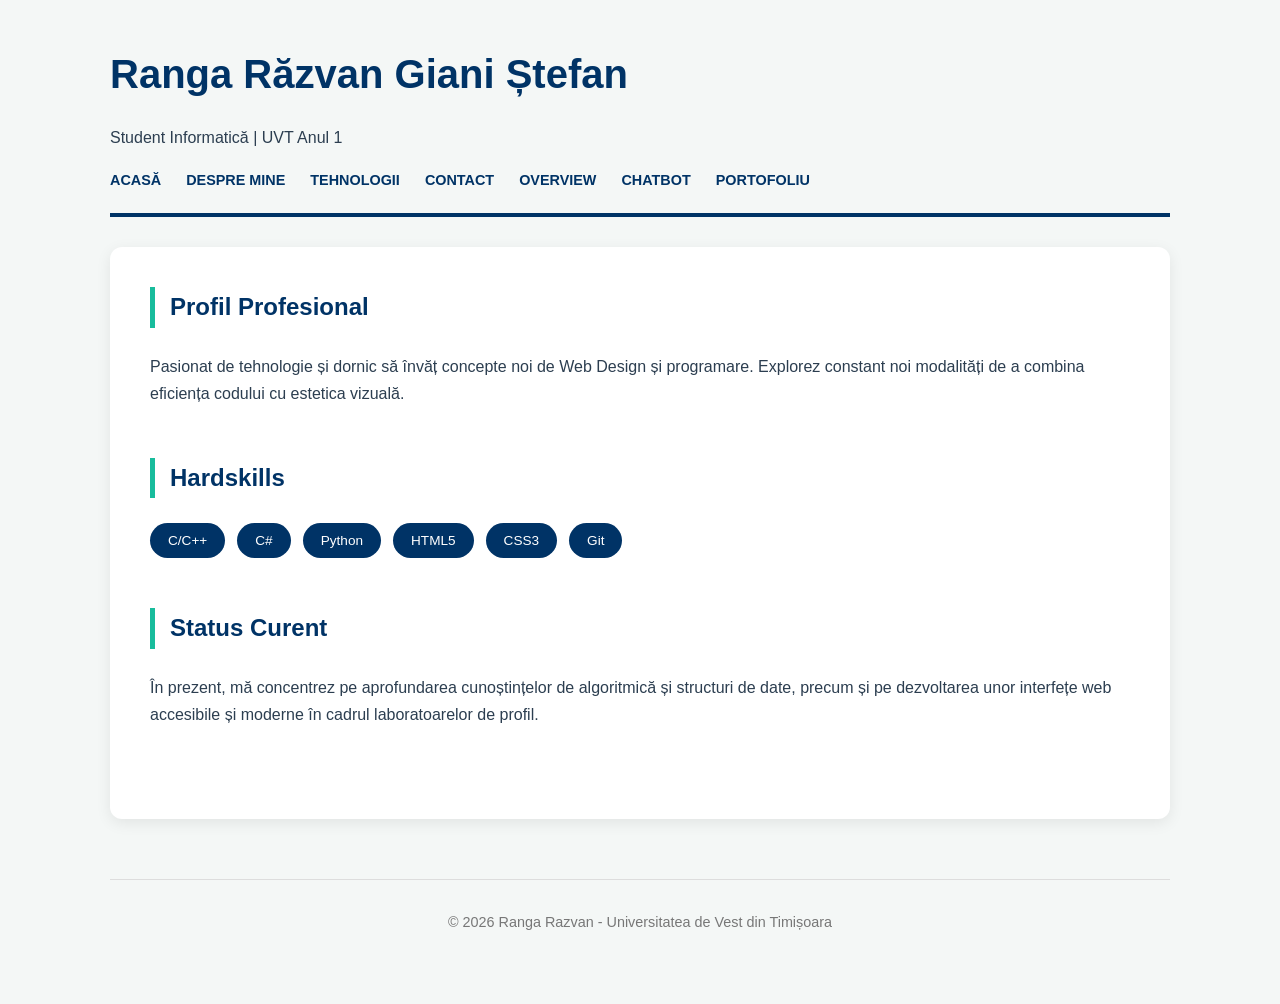
<file: index.html>
<!doctype html>
<html lang="ro">
<head>
  <meta charset="UTF-8">
  <meta name="viewport" content="width=device-width, initial-scale=1.0">
  <title>Ranga Răzvan | Portfolio</title>
  <link rel="stylesheet" href="styles.css">
</head>
<body>
  <a href="#main-content" class="skip-link">Sari la conținut</a>

  <header>
    <h1>Ranga Răzvan Giani Ștefan</h1>
    <p>Student Informatică | UVT Anul 1</p>
    <nav aria-label="Navigație Principală">
      <ul>
        <li><a href="index.html">Acasă</a></li>
        <li><a href="about.html">Despre Mine</a></li>
        <li><a href="data.html">Tehnologii</a></li>
        <li><a href="contact.html">Contact</a></li>
        <li><a href="overview.html">Overview</a></li>
        <li><a href="chatbot.html">Chatbot</a></li>
        <li><a href="portfolio.html">Portofoliu</a></li>
      </ul>
    </nav>
  </header>

  <main id="main-content">
    <section>
      <h2>Profil Profesional</h2>
      <p>Pasionat de tehnologie și dornic să învăț concepte noi de Web Design și programare. Explorez constant noi modalități de a combina eficiența codului cu estetica vizuală.</p>
    </section>

    <section>
      <h2>Hardskills</h2>
      <div class="flex-tags">
        <span>C/C++</span>
        <span>C#</span>
        <span>Python</span>
        <span>HTML5</span>
        <span>CSS3</span>
        <span>Git</span>
      </div>
    </section>

    <section>
      <h2>Status Curent</h2>
      <p>În prezent, mă concentrez pe aprofundarea cunoștințelor de algoritmică și structuri de date, precum și pe dezvoltarea unor interfețe web accesibile și moderne în cadrul laboratoarelor de profil.</p>
    </section>
  </main>

  <footer>
    <p>&copy; 2026 Ranga Razvan - Universitatea de Vest din Timișoara</p>
  </footer>
</body>
</html>
</file>
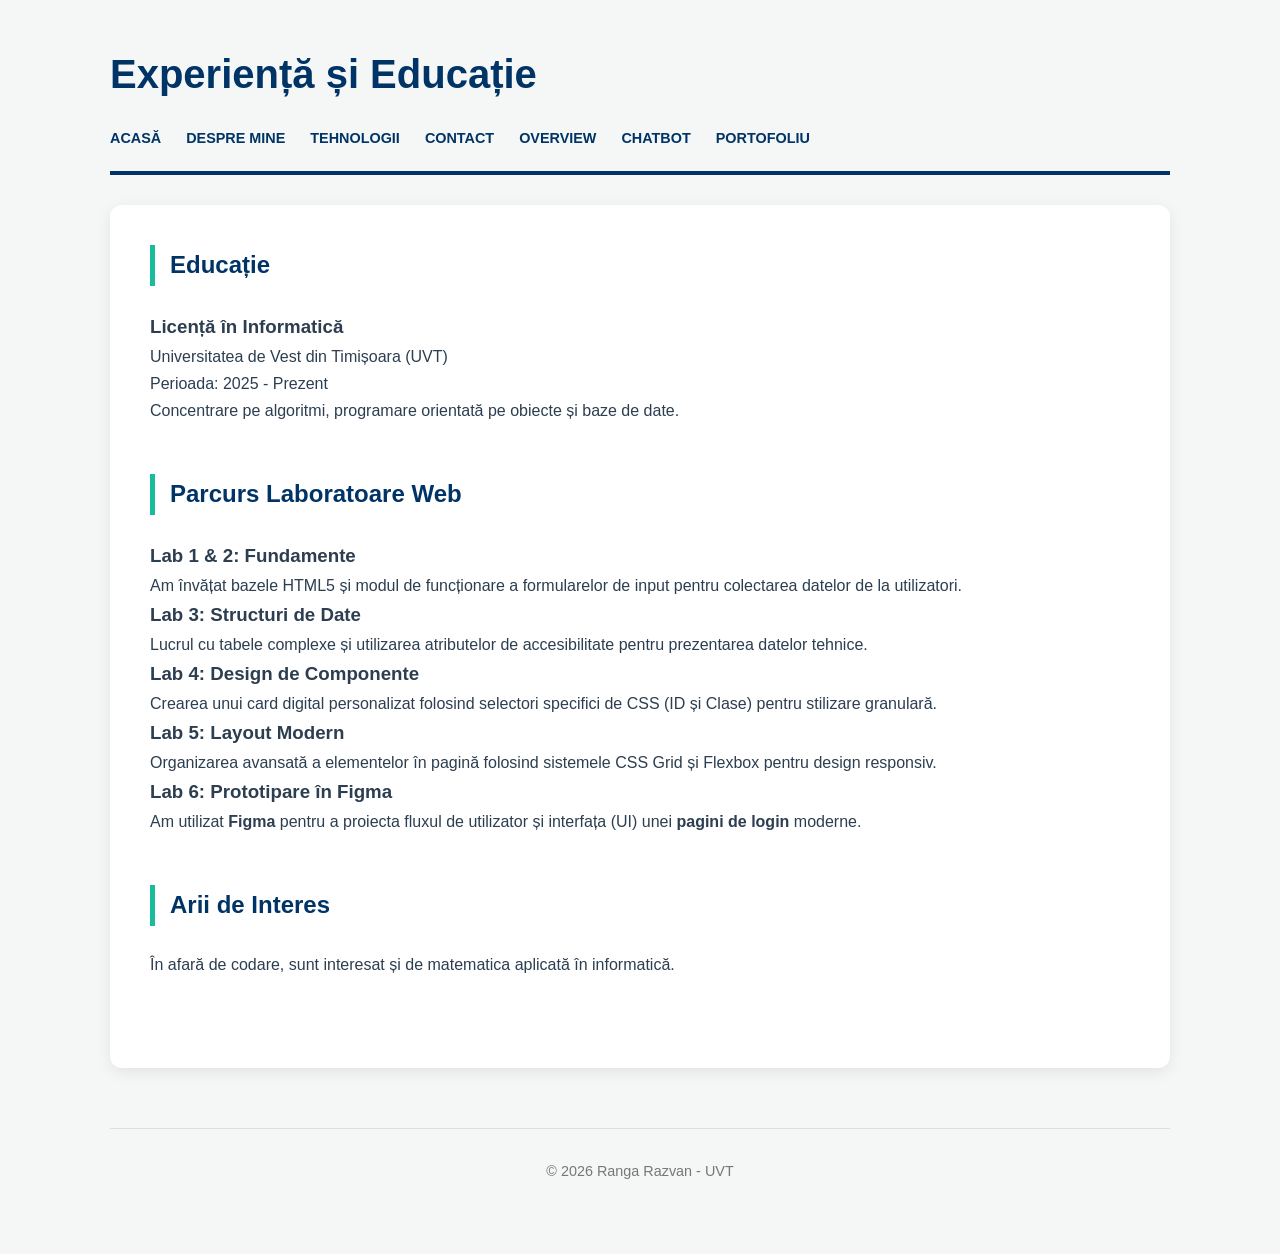
<file: about.html>
<!doctype html>
<html lang="ro">
<head>
  <meta charset="UTF-8">
  <meta name="viewport" content="width=device-width, initial-scale=1.0">
  <title>Despre Mine | Ranga Razvan</title>
  <link rel="stylesheet" href="styles.css">
</head>
<body>
  <a href="#main-content" class="skip-link">Sari la conținut</a>

  <header>
    <h1>Experiență și Educație</h1>
    <nav aria-label="Navigație Principală">
      <ul>
        <li><a href="index.html">Acasă</a></li>
        <li><a href="about.html">Despre Mine</a></li>
        <li><a href="data.html">Tehnologii</a></li>
        <li><a href="contact.html">Contact</a></li>
        <li><a href="overview.html">Overview</a></li>
        <li><a href="chatbot.html">Chatbot</a></li>
        <li><a href="portfolio.html">Portofoliu</a></li>
      </ul>
    </nav>
  </header>

  <main id="main-content">
    <section>
      <h2>Educație</h2>
      <h3>Licență în Informatică</h3>
      <p>Universitatea de Vest din Timișoara (UVT)</p>
      <p>Perioada: 2025 - Prezent</p>
      <p>Concentrare pe algoritmi, programare orientată pe obiecte și baze de date.</p>
    </section>

    <section>
      <h2>Parcurs Laboratoare Web</h2>
      <article>
        <h3>Lab 1 & 2: Fundamente</h3>
        <p>Am învățat bazele HTML5 și modul de funcționare a formularelor de input pentru colectarea datelor de la utilizatori.</p>
      </article>
      <article>
        <h3>Lab 3: Structuri de Date</h3>
        <p>Lucrul cu tabele complexe și utilizarea atributelor de accesibilitate pentru prezentarea datelor tehnice.</p>
      </article>
      <article>
        <h3>Lab 4: Design de Componente</h3>
        <p>Crearea unui card digital personalizat folosind selectori specifici de CSS (ID și Clase) pentru stilizare granulară.</p>
      </article>
      <article>
        <h3>Lab 5: Layout Modern</h3>
        <p>Organizarea avansată a elementelor în pagină folosind sistemele CSS Grid și Flexbox pentru design responsiv.</p>
      </article>
      <article>
        <h3>Lab 6: Prototipare în Figma</h3>
        <p>Am utilizat <strong>Figma</strong> pentru a proiecta fluxul de utilizator și interfața (UI) unei <strong>pagini de login</strong> moderne.</p>
      </article>
    </section>
    
    <section>
      <h2>Arii de Interes</h2>
      <p>În afară de codare, sunt interesat și de matematica aplicată în informatică.</p>
    </section>
  </main>

  <footer>
    <p>&copy; 2026 Ranga Razvan - UVT</p>
  </footer>
</body>
</html>
</file>
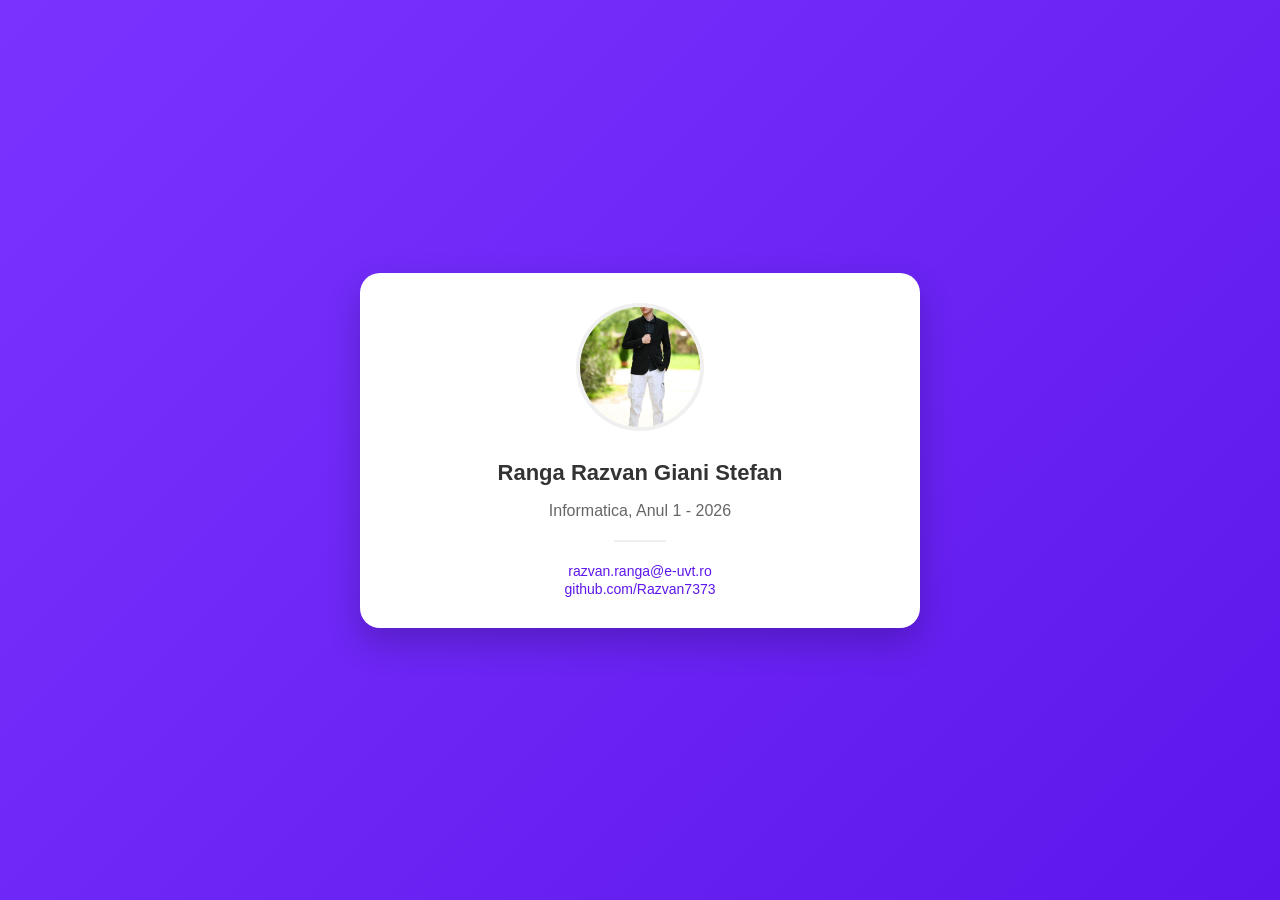
<file: card.html>
<!DOCTYPE html>
<html lang="ro">
<head>
    <meta charset="UTF-8">
    <meta name="viewport" content="width=device-width, initial-scale=1.0">
    <title>Business Card - Ranga Razvan</title>
    <link rel="stylesheet" href="card.css">
</head>
<body>

    <div id="main-container">
        <div class="card-content">
            <img src="Poze/ORAVITA-812.jpg" alt="Profile Picture" id="profile-img">
            
            <h1 class="user-name">Ranga Razvan Giani Stefan</h1>
            <p class="specialization">Informatica, Anul 1 - 2026</p>
            
            <hr class="separator">

            <div class="links-section">
                <a href="mailto:razvan.ranga@e-uvt.ro" class="contact-link">
                    razvan.ranga@e-uvt.ro
                </a>
                
                <div class="spacer"></div>
                
                <a href="https://github.com/Razvan7373" class="contact-link" id="github-link">
                    github.com/Razvan7373
                </a>
            </div>
        </div>
    </div>

</body>
</html>
</file>
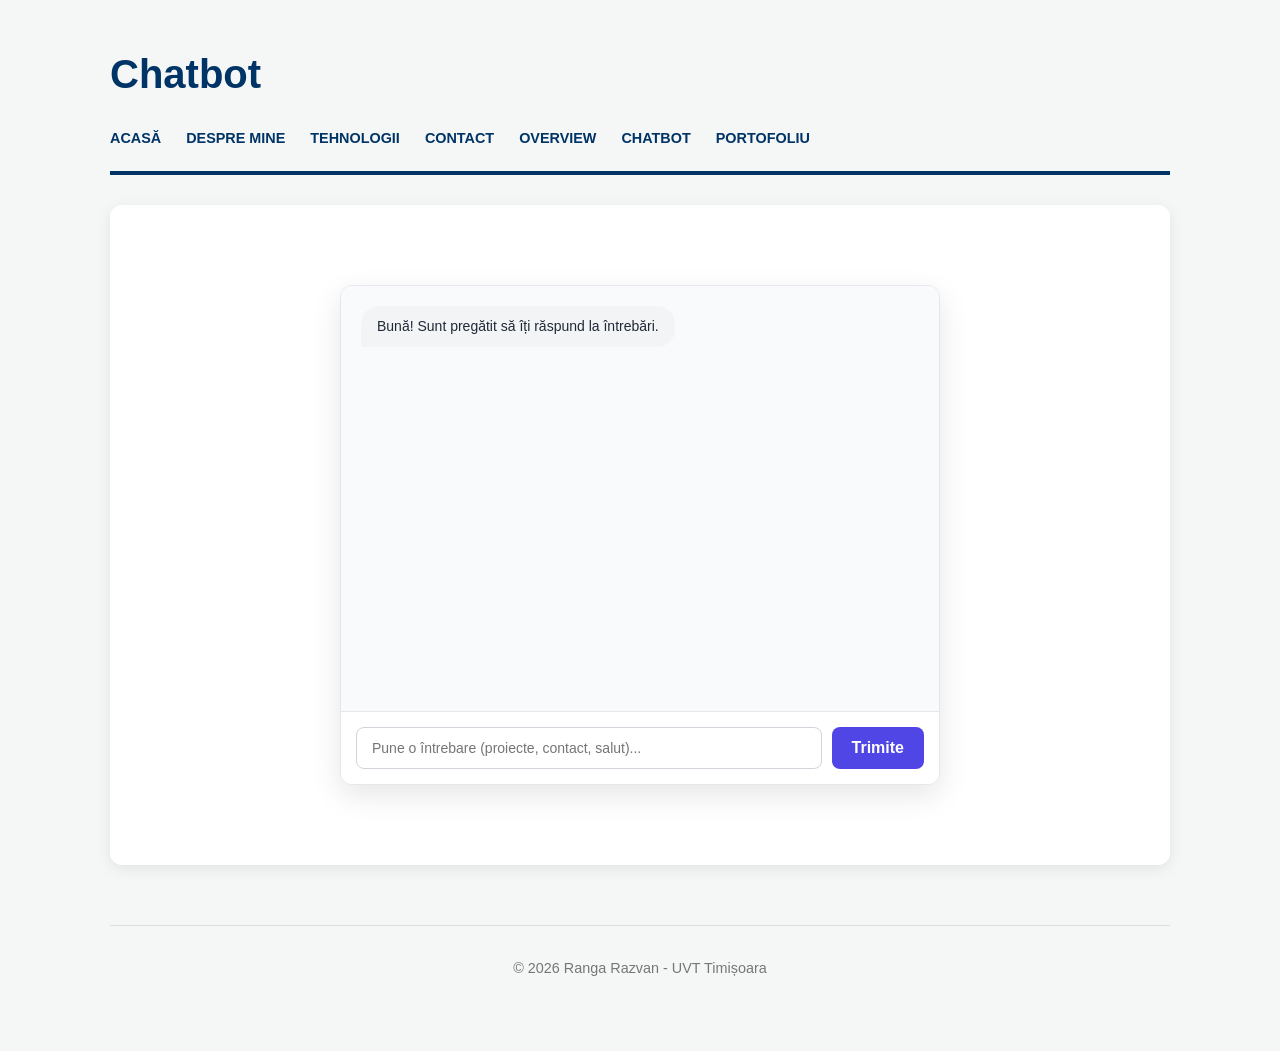
<file: chatbot.html>
<!DOCTYPE html>
<html lang="ro">
<head>
    <meta charset="UTF-8">
    <meta name="viewport" content="width=device-width, initial-scale=1.0">
    <title>Chatbot - Ranga Razvan</title>
    <link rel="stylesheet" href="styles.css">
    <link rel="stylesheet" href="chatbot.css">
</head>
<body class="chatbot-page">
    <header>
        <h1>Chatbot</h1>
        <nav aria-label="Navigație Principală">
            <ul>
                 <li><a href="index.html">Acasă</a></li>
                 <li><a href="about.html">Despre Mine</a></li>
                 <li><a href="data.html">Tehnologii</a></li>
                 <li><a href="contact.html">Contact</a></li>
                 <li><a href="overview.html">Overview</a></li>
                 <li><a href="chatbot.html">Chatbot</a></li>
                 <li><a href="portfolio.html">Portofoliu</a></li>
            </ul>
        </nav>
    </header>

    <main id="main-content">
        <div class="chat-wrapper">
            <div id="chat-container"></div>
            <form id="chat-form">
                <input type="text" id="user-input" placeholder="Pune o întrebare (proiecte, contact, salut)..." required>
                <button type="submit">Trimite</button>
            </form>
        </div>
    </main>

    <footer>
        <p>&copy; 2026 Ranga Razvan - UVT Timișoara</p>
    </footer>

    <script src="chatbot.js"></script>
</body>
</html>
</file>
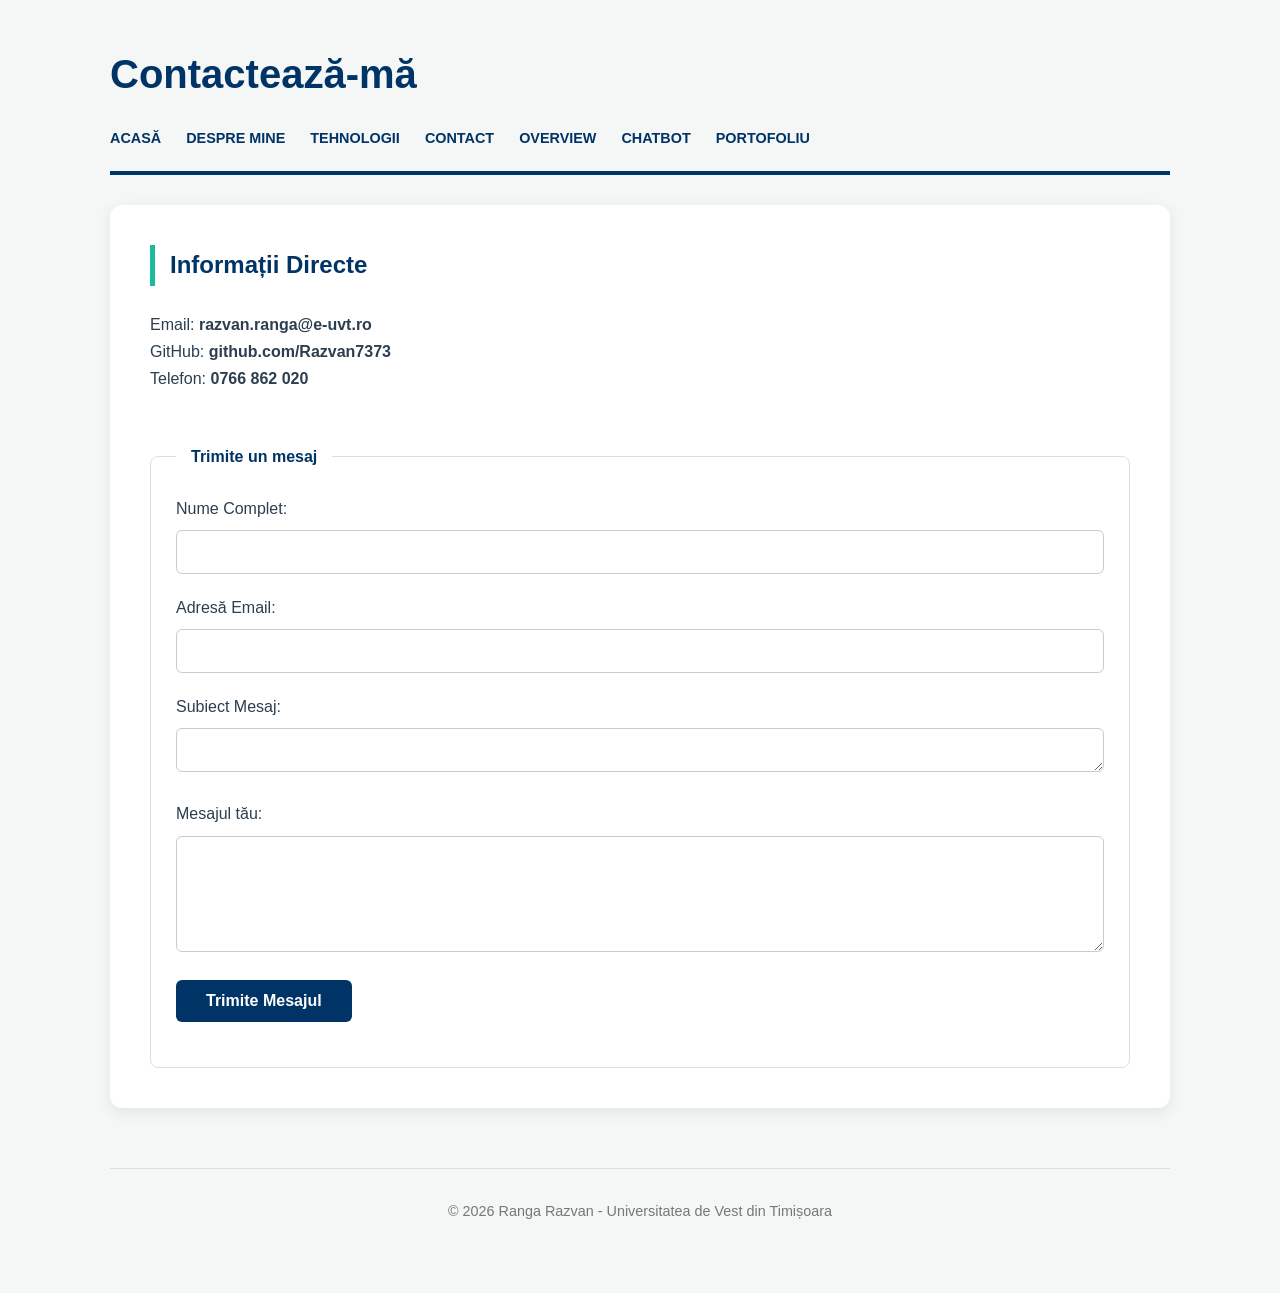
<file: contact.html>
<!doctype html>
<html lang="ro">
<head>
  <meta charset="UTF-8">
  <meta name="viewport" content="width=device-width, initial-scale=1.0">
  <title>Contact | Ranga Razvan</title>
  <link rel="stylesheet" href="styles.css">
</head>
<body>
  <a href="#main-content" class="skip-link">Sari la conținut</a>

  <header>
    <h1>Contactează-mă</h1>
    <nav aria-label="Navigație Principală">
      <ul>
        <li><a href="index.html">Acasă</a></li>
        <li><a href="about.html">Despre Mine</a></li>
        <li><a href="data.html">Tehnologii</a></li>
        <li><a href="contact.html">Contact</a></li>
        <li><a href="overview.html">Overview</a></li>
        <li><a href="chatbot.html">Chatbot</a></li>
        <li><a href="portfolio.html">Portofoliu</a></li>
      </ul>
    </nav>
  </header>

  <main id="main-content">
    <section>
      <h2>Informații Directe</h2>
      <p>Email: <strong>razvan.ranga@e-uvt.ro</strong></p>
      <p>GitHub: <strong>github.com/Razvan7373</strong></p>
      <p>Telefon: <strong>0766 862 020</strong></p>
    </section>

    <form action="#" method="get">
      <fieldset>
        <legend>Trimite un mesaj</legend>
        
        <div class="form-group">
          <label for="name">Nume Complet:</label>
          <input type="text" id="name" name="name" required>
        </div>

        <div class="form-group">
          <label for="email">Adresă Email:</label>
          <input type="email" id="email" name="email" required>
        </div>

        <div class="form-group">
          <label for="subject">Subiect Mesaj:</label>
          <textarea id="subject" name="subject" rows="1" required></textarea>
        </div>

        <div class="form-group">
          <label for="message">Mesajul tău:</label>
          <textarea id="message" name="message" rows="5" required></textarea>
        </div>

        <div class="form-group">
          <button type="submit">Trimite Mesajul</button>
        </div>
      </fieldset>
    </form>
  </main>

  <footer>
    <p>&copy; 2026 Ranga Razvan - Universitatea de Vest din Timișoara</p>
  </footer>
</body>
</html>
</file>
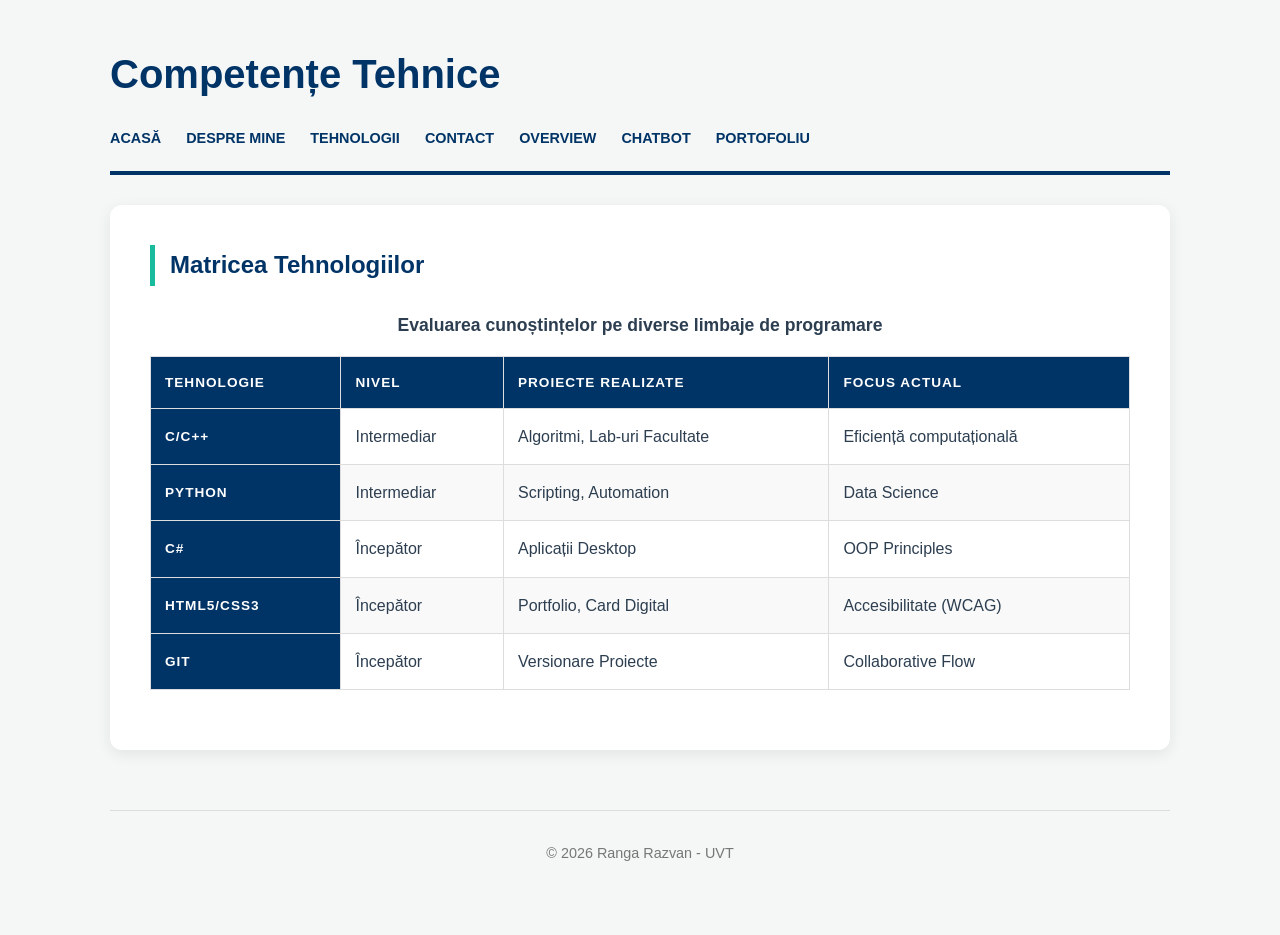
<file: data.html>
<!doctype html>
<html lang="ro">
<head>
  <meta charset="UTF-8">
  <meta name="viewport" content="width=device-width, initial-scale=1.0">
  <title>Competențe | Ranga Razvan</title>
  <link rel="stylesheet" href="styles.css">
</head>
<body>
  <a href="#main-content" class="skip-link">Sari la conținut</a>

  <header>
    <h1>Competențe Tehnice</h1>
    <nav aria-label="Navigație Principală">
      <ul>
        <li><a href="index.html">Acasă</a></li>
        <li><a href="about.html">Despre Mine</a></li>
        <li><a href="data.html">Tehnologii</a></li>
        <li><a href="contact.html">Contact</a></li>
        <li><a href="overview.html">Overview</a></li>
        <li><a href="chatbot.html">Chatbot</a></li>
        <li><a href="portfolio.html">Portofoliu</a></li>
      </ul>
    </nav>
  </header>

  <main id="main-content">
    <h2>Matricea Tehnologiilor</h2>
    <table>
      <caption>Evaluarea cunoștințelor pe diverse limbaje de programare</caption>
      <thead>
        <tr>
          <th scope="col">Tehnologie</th>
          <th scope="col">Nivel</th>
          <th scope="col">Proiecte Realizate</th>
          <th scope="col">Focus Actual</th>
        </tr>
      </thead>
      <tbody>
        <tr>
          <th scope="row">C/C++</th>
          <td>Intermediar</td>
          <td>Algoritmi, Lab-uri Facultate</td>
          <td>Eficiență computațională</td>
        </tr>
        <tr>
          <th scope="row">Python</th>
          <td>Intermediar</td>
          <td>Scripting, Automation</td>
          <td>Data Science</td>
        </tr>
        <tr>
          <th scope="row">C#</th>
          <td>Începător</td>
          <td>Aplicații Desktop</td>
          <td>OOP Principles</td>
        </tr>
        <tr>
          <th scope="row">HTML5/CSS3</th>
          <td>Începător</td>
          <td>Portfolio, Card Digital</td>
          <td>Accesibilitate (WCAG)</td>
        </tr>
        <tr>
          <th scope="row">Git</th>
          <td>Începător</td>
          <td>Versionare Proiecte</td>
          <td>Collaborative Flow</td>
        </tr>
      </tbody>
    </table>
  </main>

  <footer>
    <p>&copy; 2026 Ranga Razvan - UVT</p>
  </footer>
</body>
</html>
</file>
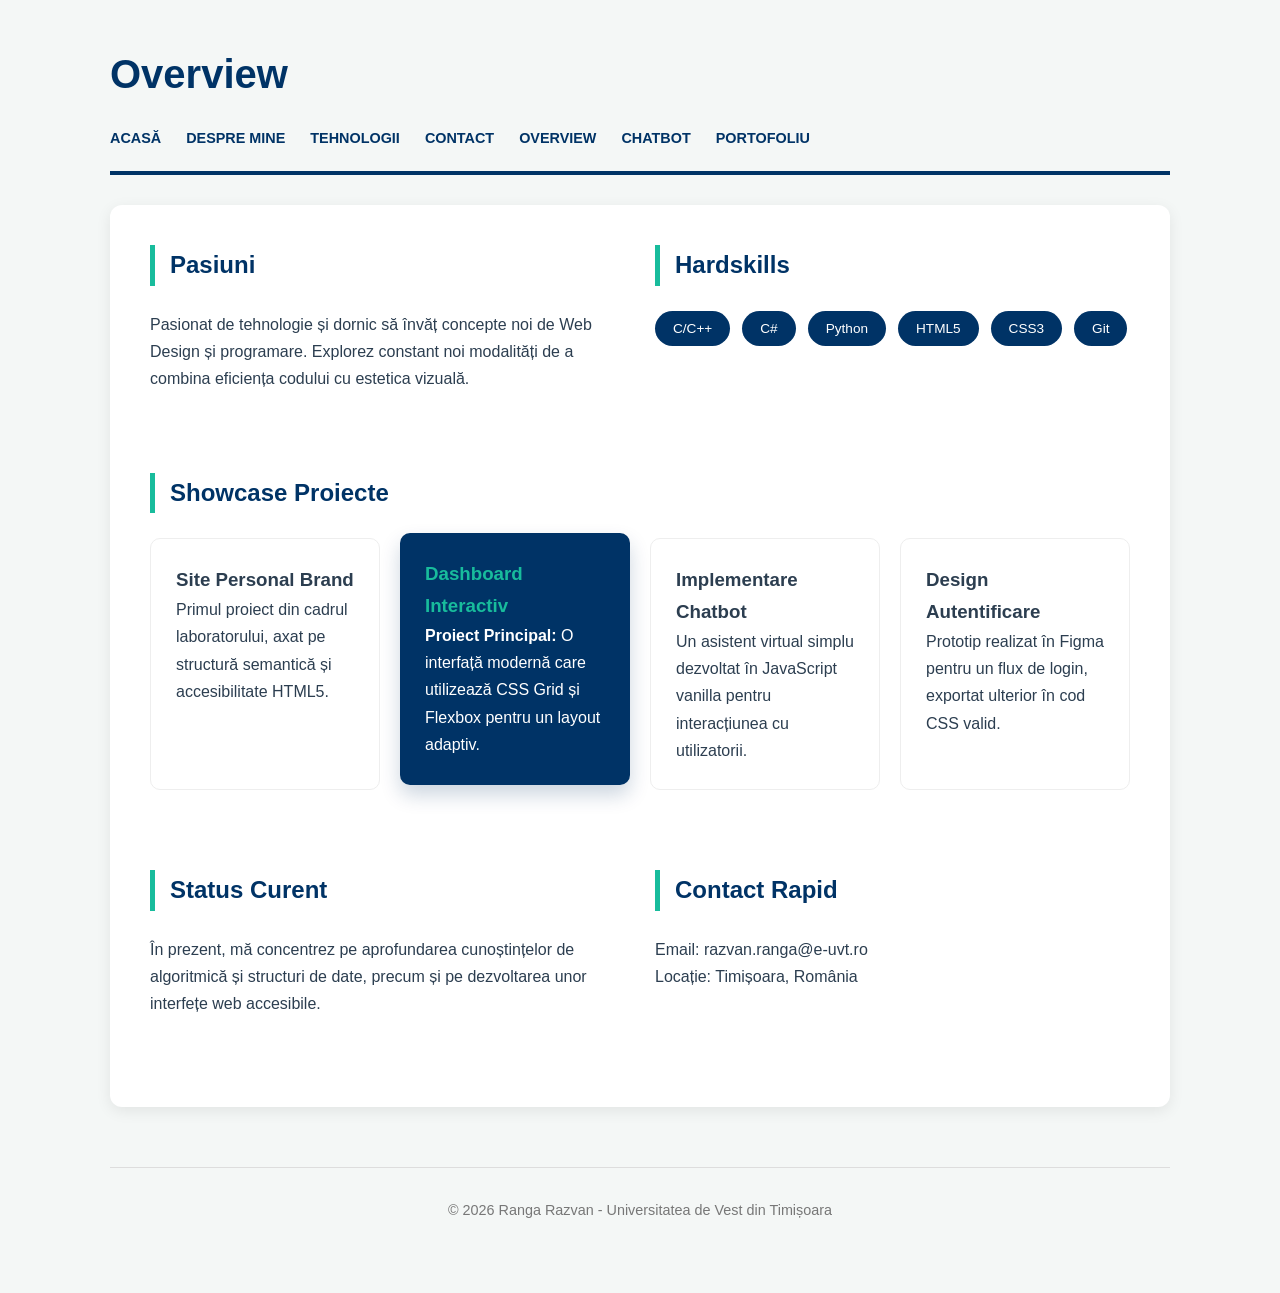
<file: overview.html>
<!DOCTYPE html>
<html lang="ro">
<head>
    <meta charset="UTF-8">
    <meta name="viewport" content="width=device-width, initial-scale=1.0">
    <title>Ranga Răzvan | Overview</title>
    <link rel="stylesheet" href="styles.css">
    <link rel="stylesheet" href="overview.css">
</head>
<body>
    <a href="#main-content" class="skip-link">Sari la conținut</a>

    <header>
        <h1>Overview</h1>
        <nav aria-label="Navigație Principală">
            <ul>
                <li><a href="index.html">Acasă</a></li>
                <li><a href="about.html">Despre Mine</a></li>
                <li><a href="data.html">Tehnologii</a></li>
                <li><a href="contact.html">Contact</a></li>
                <li><a href="overview.html">Overview</a></li>
                <li><a href="chatbot.html">Chatbot</a></li>
                <li><a href="portfolio.html">Portofoliu</a></li>
            </ul>
        </nav>
    </header>

    <main id="main-content" class="grid-container">
        <section class="profile-area">
            <h2>Pasiuni</h2>
            <p>Pasionat de tehnologie și dornic să învăț concepte noi de Web Design și programare. Explorez constant noi modalități de a combina eficiența codului cu estetica vizuală.</p>
        </section>

        <section class="skills-area">
            <h2>Hardskills</h2>
            <div class="flex-tags">
                <span>C/C++</span>
                <span>C#</span>
                <span>Python</span>
                <span>HTML5</span>
                <span>CSS3</span>
                <span>Git</span>
            </div>
        </section>

        <section class="projects-area">
            <h2>Showcase Proiecte</h2>
            <div class="card-grid">
                <div class="project-card">
                    <h3>Site Personal Brand</h3>
                    <p>Primul proiect din cadrul laboratorului, axat pe structură semantică și accesibilitate HTML5.</p>
                </div>
                <div class="project-card featured">
                    <h3>Dashboard Interactiv</h3>
                    <p><strong>Proiect Principal:</strong> O interfață modernă care utilizează CSS Grid și Flexbox pentru un layout adaptiv.</p>
                </div>
                <div class="project-card">
                    <h3>Implementare Chatbot</h3>
                    <p>Un asistent virtual simplu dezvoltat în JavaScript vanilla pentru interacțiunea cu utilizatorii.</p>
                </div>
                <div class="project-card">
                    <h3>Design Autentificare</h3>
                    <p>Prototip realizat în Figma pentru un flux de login, exportat ulterior în cod CSS valid.</p>
                </div>
            </div>
        </section>

        <section class="status-area">
            <h2>Status Curent</h2>
            <p>În prezent, mă concentrez pe aprofundarea cunoștințelor de algoritmică și structuri de date, precum și pe dezvoltarea unor interfețe web accesibile.</p>
        </section>

        <section class="contact-area">
            <h2>Contact Rapid</h2>
            <p>Email: razvan.ranga@e-uvt.ro</p>
            <p>Locație: Timișoara, România</p>
        </section>
    </main>

    <footer>
        <p>&copy; 2026 Ranga Razvan - Universitatea de Vest din Timișoara</p>
    </footer>
</body>
</html>
</file>
<file: styles.css>
:root {
  --uvt-blue: #003366;
  --accent-teal: #18bc9c;
  --bg-light: #f4f7f6;
  --text-dark: #2c3e50;
  --white: #ffffff;
}

* {
  box-sizing: border-box;
  margin: 0;
  padding: 0;
}

body {
  font-family: 'Segoe UI', Tahoma, Geneva, Verdana, sans-serif;
  line-height: 1.7;
  color: var(--text-dark);
  background-color: var(--bg-light);
  max-width: 1100px;
  margin: 0 auto;
  padding: 40px 20px;
}

.skip-link {
  position: absolute;
  top: -100px;
  left: 0;
  background: var(--accent-teal);
  color: white;
  padding: 10px;
  z-index: 100;
  text-decoration: none;
}

.skip-link:focus {
  top: 0;
}

header {
  border-bottom: 4px solid var(--uvt-blue);
  padding-bottom: 20px;
  margin-bottom: 30px;
}

h1 {
  color: var(--uvt-blue);
  font-size: 2.5rem;
  margin-bottom: 1rem;
}

nav ul {
  list-style: none;
  display: flex;
  gap: 25px;
  margin-top: 15px;
}

nav a {
  text-decoration: none;
  color: var(--uvt-blue);
  font-weight: 600;
  text-transform: uppercase;
  font-size: 0.9rem;
  transition: color 0.3s ease;
}

nav a:hover {
  color: var(--accent-teal);
}

main {
  background: var(--white);
  padding: 40px;
  border-radius: 12px;
  box-shadow: 0 4px 15px rgba(0,0,0,0.08);
}

section {
  margin-bottom: 50px;
}

h2 {
  border-left: 5px solid var(--accent-teal);
  padding-left: 15px;
  margin-bottom: 25px;
  color: var(--uvt-blue);
}

.flex-tags {
  display: flex;
  gap: 12px;
  flex-wrap: wrap;
}

.flex-tags span {
  background: var(--uvt-blue);
  color: white;
  padding: 6px 18px;
  border-radius: 20px;
  font-size: 0.85rem;
  transition: transform 0.2s;
}

.flex-tags span:hover {
  transform: scale(1.05);
}

table {
  width: 100%;
  border-collapse: collapse;
  margin: 20px 0;
}

caption {
  font-weight: bold;
  margin-bottom: 15px;
  font-size: 1.1rem;
}

th, td {
  border: 1px solid #ddd;
  padding: 14px;
  text-align: left;
}

th {
  background-color: var(--uvt-blue);
  color: white;
  text-transform: uppercase;
  font-size: 0.85rem;
  letter-spacing: 1px;
}

table tr:nth-child(even) {
  background-color: #f9f9f9;
}

table tr:hover {
  background-color: #f1fcf9;
}

fieldset {
  border: 1px solid #ddd;
  padding: 25px;
  border-radius: 8px;
}

legend {
  font-weight: bold;
  padding: 0 15px;
  color: var(--uvt-blue);
}

.form-group {
  margin-bottom: 20px;
}

label {
  display: block;
  margin-bottom: 8px;
  font-weight: 500;
}

input, select, textarea {
  width: 100%;
  padding: 12px;
  border: 1px solid #ccc;
  border-radius: 6px;
  font-family: inherit;
  font-size: 1rem;
}

input:focus, textarea:focus {
  outline: none;
  border-color: var(--accent-teal);
  box-shadow: 0 0 0 3px rgba(24, 188, 156, 0.1);
}

button {
  background: var(--uvt-blue);
  color: white;
  padding: 12px 30px;
  border: none;
  border-radius: 6px;
  cursor: pointer;
  font-weight: bold;
  font-size: 1rem;
  transition: background 0.3s;
}

button:hover {
  background: var(--accent-teal);
}

footer {
  text-align: center;
  margin-top: 60px;
  padding: 30px;
  font-size: 0.9rem;
  border-top: 1px solid #ddd;
  color: #777;
}
</file>
<file: card.css>
body {
    background: linear-gradient(135deg, #7a33ff, #5e17eb);
    display: flex;
    justify-content: center;
    align-items: center;
    height: 100vh;
    margin: 0;
    font-family: 'Segoe UI', Tahoma, Geneva, Verdana, sans-serif;
}

img {
    border: 4px solid #f0f0f0;
    transition: transform 0.3s ease;
}


#main-container {
    background-color: white;
    width: 500px;
    padding: 30px;
    border-radius: 20px;
    box-shadow: 0 15px 35px rgba(0,0,0,0.2);
    text-align: center;
}

#profile-img {
    width: 120px;
    height: 120px;
    border-radius: 50%;
    object-fit: cover;
    margin-bottom: 15px;
}

#github-btn {
    display: inline-block;
    margin-top: 10px;
    font-weight: bold;
}

.user-name {
    color: #333;
    margin: 10px 0 5px 0;
    font-size: 22px;
}

.specialization {
    color: #666;
    font-size: 16px;
    margin-bottom: 20px;
}

.contact-link {
    text-decoration: none;
    color: #5e17eb;
    font-size: 14px;
    transition: color 0.2s;
}

.contact-link:hover {
    color: #333;
}

.separator {
    width: 50px;
    border: 1px solid #eee;
    margin: 20px auto;
}

.card-content {
    animation: fadeIn 0.8s ease-in;
}

@keyframes fadeIn {
    from { opacity: 0; transform: translateY(10px); }
    to { opacity: 1; transform: translateY(0); }
}
</file>
<file: chatbot.css>
.chatbot-page .chat-wrapper {
    max-width: 600px;
    margin: 40px auto;
    background: #ffffff;
    border-radius: 12px;
    box-shadow: 0 10px 30px rgba(0,0,0,0.1);
    display: flex;
    flex-direction: column;
    height: 500px;
    overflow: hidden;
    border: 1px solid #e5e7eb;
}

.chatbot-page #chat-container {
    flex: 1;
    padding: 20px;
    overflow-y: auto;
    display: flex;
    flex-direction: column;
    gap: 12px;
    background-color: #f9fafb;
}

.chatbot-page .message {
    padding: 10px 16px;
    border-radius: 18px;
    font-size: 14px;
    max-width: 75%;
    line-height: 1.5;
    word-wrap: break-word;
}

.chatbot-page .bot-msg {
    align-self: flex-start;
    background-color: #f3f4f6;
    color: #1f2937;
    border-bottom-left-radius: 2px;
}

.chatbot-page .user-msg {
    align-self: flex-end;
    background-color: #4f46e5;
    color: #ffffff;
    border-bottom-right-radius: 2px;
}

.chatbot-page #chat-form {
    display: flex;
    padding: 15px;
    background: #ffffff;
    border-top: 1px solid #e5e7eb;
    gap: 10px;
    margin: 0;
}

.chatbot-page #user-input {
    flex: 1;
    padding: 12px 15px;
    border: 1px solid #d1d5db;
    border-radius: 8px;
    outline: none;
    font-size: 14px;
}

.chatbot-page #user-input:focus {
    border-color: #4f46e5;
    box-shadow: 0 0 0 2px rgba(79, 70, 229, 0.1);
}

.chatbot-page button[type="submit"] {
    padding: 10px 20px;
    background-color: #4f46e5;
    color: white;
    border: none;
    border-radius: 8px;
    font-weight: 600;
    cursor: pointer;
    transition: background 0.2s;
    width: auto;
}

.chatbot-page button:hover {
    background-color: #4338ca;
}
</file>
<file: overview.css>
.grid-container {
    display: grid;
    grid-template-columns: 1fr 1fr;
    gap: 30px;
}

.projects-area {
    grid-column: 1 / -1;
}

.card-grid {
    display: flex;
    flex-wrap: wrap;
    gap: 20px;
    margin-top: 20px;
}

.project-card {
    flex: 1 1 calc(25% - 20px);
    min-width: 200px;
    padding: 25px;
    background-color: #fff;
    border: 1px solid #eee;
    border-radius: 10px;
    display: flex;
    flex-direction: column;
}

.project-card.featured {
    background-color: var(--uvt-blue);
    color: white;
    transform: translateY(-5px);
    box-shadow: 0 10px 20px rgba(0, 51, 102, 0.2);
    border: none;
}

.project-card.featured h3 {
    color: var(--accent-teal);
}

@media (max-width: 768px) {
    .grid-container {
        grid-template-columns: 1fr;
    }

    .project-card {
        flex: 1 1 100%;
    }

    .project-card.featured {
        transform: none;
    }
}
</file>
